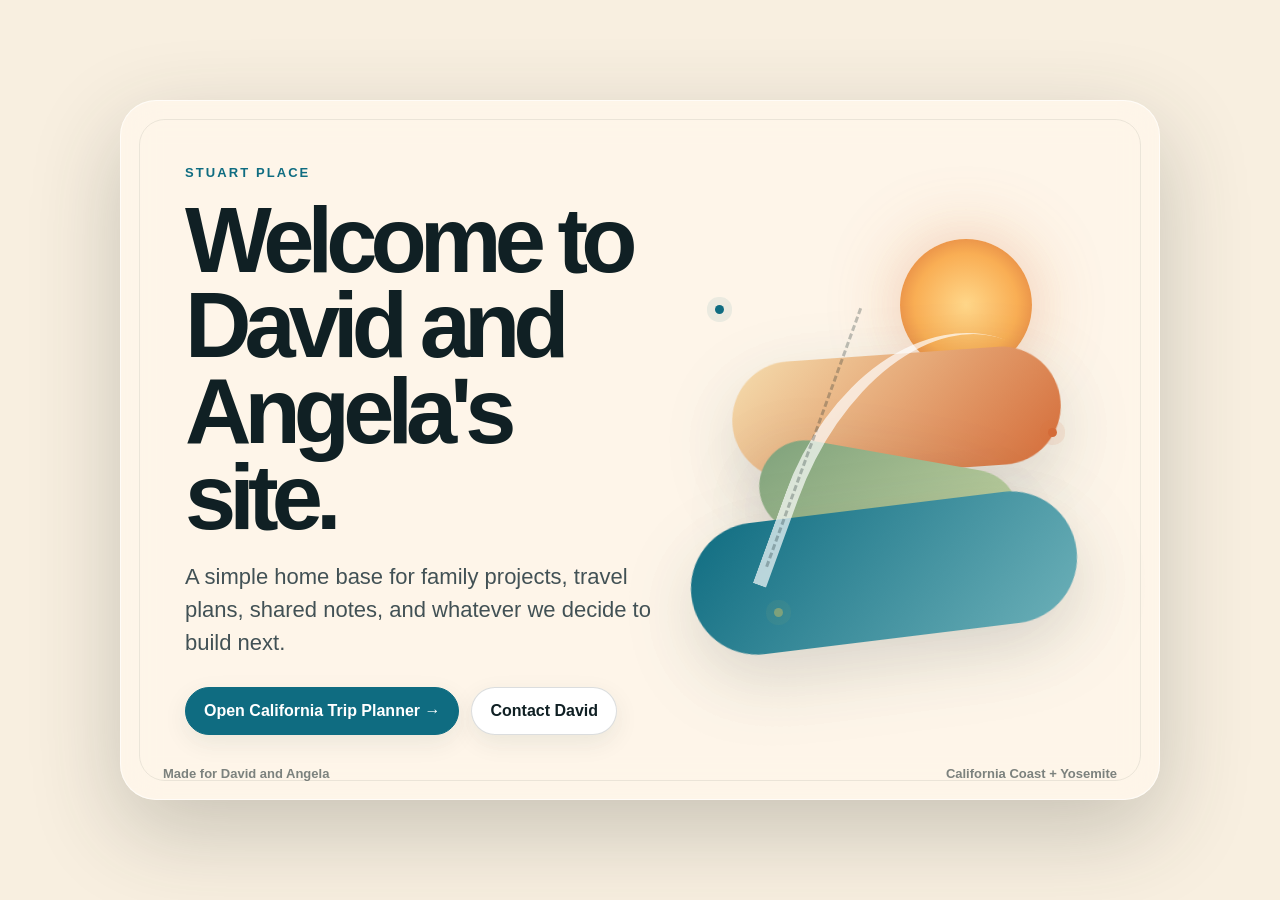
<file: index.html>
<!doctype html>
<html lang="en">
<head>
<meta charset="utf-8">
<meta name="viewport" content="width=device-width, initial-scale=1">
<title>David and Angela's Site</title>
<style>
:root{
  --ink:#102024;
  --muted:#5d6d72;
  --cream:#fff8ec;
  --sand:#f1dfc2;
  --ocean:#0f6c81;
  --orange:#d46b38;
  --sage:#7ea17b;
  --sky:#b9dbe2;
}
*{box-sizing:border-box}
html,body{height:100%;margin:0;font-family:-apple-system,BlinkMacSystemFont,"Segoe UI",Roboto,Inter,Arial,sans-serif;color:var(--ink);background:#f8efe0;overflow:hidden}
body:before{content:"";position:fixed;inset:-20%;background:
  radial-gradient(circle at 16% 18%, rgba(212,107,56,.22), transparent 28%),
  radial-gradient(circle at 82% 12%, rgba(15,108,129,.22), transparent 26%),
  radial-gradient(circle at 72% 78%, rgba(126,161,123,.28), transparent 30%),
  linear-gradient(135deg,#fff8ec 0%,#f1dfc2 48%,#cfe6e9 100%);z-index:-3}
body:after{content:"";position:fixed;inset:0;background-image:linear-gradient(rgba(16,32,36,.045) 1px,transparent 1px),linear-gradient(90deg,rgba(16,32,36,.045) 1px,transparent 1px);background-size:42px 42px;mask-image:linear-gradient(to bottom,rgba(0,0,0,.8),transparent 80%);z-index:-2}
.shell{min-height:100%;display:grid;place-items:center;padding:28px;position:relative}
.card{width:min(1040px,100%);min-height:min(680px,calc(100vh - 56px));display:grid;grid-template-columns:1.05fr .95fr;gap:22px;align-items:center;background:rgba(255,248,236,.76);border:1px solid rgba(255,255,255,.68);box-shadow:0 30px 90px rgba(45,54,48,.24);border-radius:36px;padding:clamp(28px,5vw,64px);backdrop-filter:blur(18px);position:relative;overflow:hidden}
.card:before{content:"";position:absolute;inset:18px;border:1px solid rgba(16,32,36,.08);border-radius:26px;pointer-events:none}
.copy{position:relative;z-index:2}.eyebrow{font-size:13px;font-weight:900;letter-spacing:.16em;text-transform:uppercase;color:var(--ocean);margin-bottom:18px}
h1{font-size:clamp(46px,8vw,92px);line-height:.93;letter-spacing:-.075em;margin:0 0 20px;text-wrap:balance}
p{font-size:clamp(17px,2.2vw,22px);line-height:1.5;color:#425155;max-width:580px;margin:0 0 28px}
.actions{display:flex;gap:12px;flex-wrap:wrap}.button{display:inline-flex;align-items:center;gap:10px;min-height:48px;border-radius:999px;padding:0 18px;text-decoration:none;font-weight:850;border:1px solid rgba(16,32,36,.15);color:var(--ink);background:#fff;box-shadow:0 8px 24px rgba(16,32,36,.08);transition:transform .18s ease,box-shadow .18s ease,border-color .18s ease}.button:hover{transform:translateY(-2px);box-shadow:0 13px 30px rgba(16,32,36,.15);border-color:rgba(15,108,129,.45)}.button.primary{background:var(--ocean);color:white;border-color:var(--ocean)}
.art{position:relative;min-height:440px;z-index:1}.sun{position:absolute;right:15%;top:2%;width:132px;height:132px;border-radius:50%;background:radial-gradient(circle,#ffd78a 0%,#f9ae54 55%,#d46b38 100%);box-shadow:0 0 70px rgba(212,107,56,.36)}
.blob{position:absolute;border-radius:999px;filter:drop-shadow(0 24px 35px rgba(16,32,36,.16))}.blob.ocean{left:4%;right:4%;bottom:7%;height:132px;background:linear-gradient(135deg,#0f6c81,#6cb0b8);transform:rotate(-7deg)}.blob.sage{left:20%;right:18%;bottom:28%;height:92px;background:linear-gradient(135deg,#7ea17b,#cad8a5);transform:rotate(10deg)}.blob.sand{left:14%;right:8%;bottom:45%;height:118px;background:linear-gradient(135deg,#f5ddae,#d46b38);transform:rotate(-4deg)}
.road{position:absolute;left:30%;right:18%;bottom:9%;height:315px;border-left:14px solid rgba(255,255,255,.72);border-radius:70% 0 0 0;transform:rotate(20deg);opacity:.95}.road:after{content:"";position:absolute;left:-8px;top:20px;bottom:20px;border-left:3px dashed rgba(16,32,36,.28)}
.star{position:absolute;width:9px;height:9px;border-radius:50%;background:var(--ocean);box-shadow:0 0 0 8px rgba(15,108,129,.08)}.star.a{left:10%;top:17%}.star.b{right:9%;top:45%;background:var(--orange);box-shadow:0 0 0 8px rgba(212,107,56,.1)}.star.c{left:24%;bottom:12%;background:var(--sage);box-shadow:0 0 0 8px rgba(126,161,123,.12)}
.footer{position:absolute;left:clamp(24px,4vw,42px);right:clamp(24px,4vw,42px);bottom:18px;display:flex;justify-content:space-between;gap:16px;color:rgba(16,32,36,.55);font-size:13px;font-weight:700;z-index:2}.footer a{color:inherit;text-decoration:none}.footer a:hover{color:var(--ocean)}
@media(max-width:820px){html,body{overflow:auto}.card{grid-template-columns:1fr;min-height:auto;border-radius:26px}.art{min-height:300px;order:-1}.sun{width:96px;height:96px}.footer{position:static;margin:18px 4px 0;flex-direction:column}.shell{display:block}.card:before{display:none}}
@media(prefers-reduced-motion:no-preference){.sun{animation:float 7s ease-in-out infinite}.blob.sage{animation:float 8s ease-in-out infinite reverse}.blob.sand{animation:float 9s ease-in-out infinite}@keyframes float{0%,100%{translate:0 0}50%{translate:0 -12px}}}
</style>
</head>
<body>
<main class="shell">
  <section class="card" aria-label="Welcome">
    <div class="copy">
      <div class="eyebrow">Stuart Place</div>
      <h1>Welcome to David and Angela's site.</h1>
      <p>A simple home base for family projects, travel plans, shared notes, and whatever we decide to build next.</p>
      <div class="actions">
        <a class="button primary" href="/california-trip/">Open California Trip Planner →</a>
        <a class="button" href="mailto:david@stuartplace.net">Contact David</a>
      </div>
    </div>
    <div class="art" aria-hidden="true">
      <div class="sun"></div>
      <div class="blob sand"></div>
      <div class="blob sage"></div>
      <div class="blob ocean"></div>
      <div class="road"></div>
      <div class="star a"></div>
      <div class="star b"></div>
      <div class="star c"></div>
    </div>
    <div class="footer"><span>Made for David and Angela</span><a href="/california-trip/">California Coast + Yosemite</a></div>
  </section>
</main>
</body>
</html>
</file>
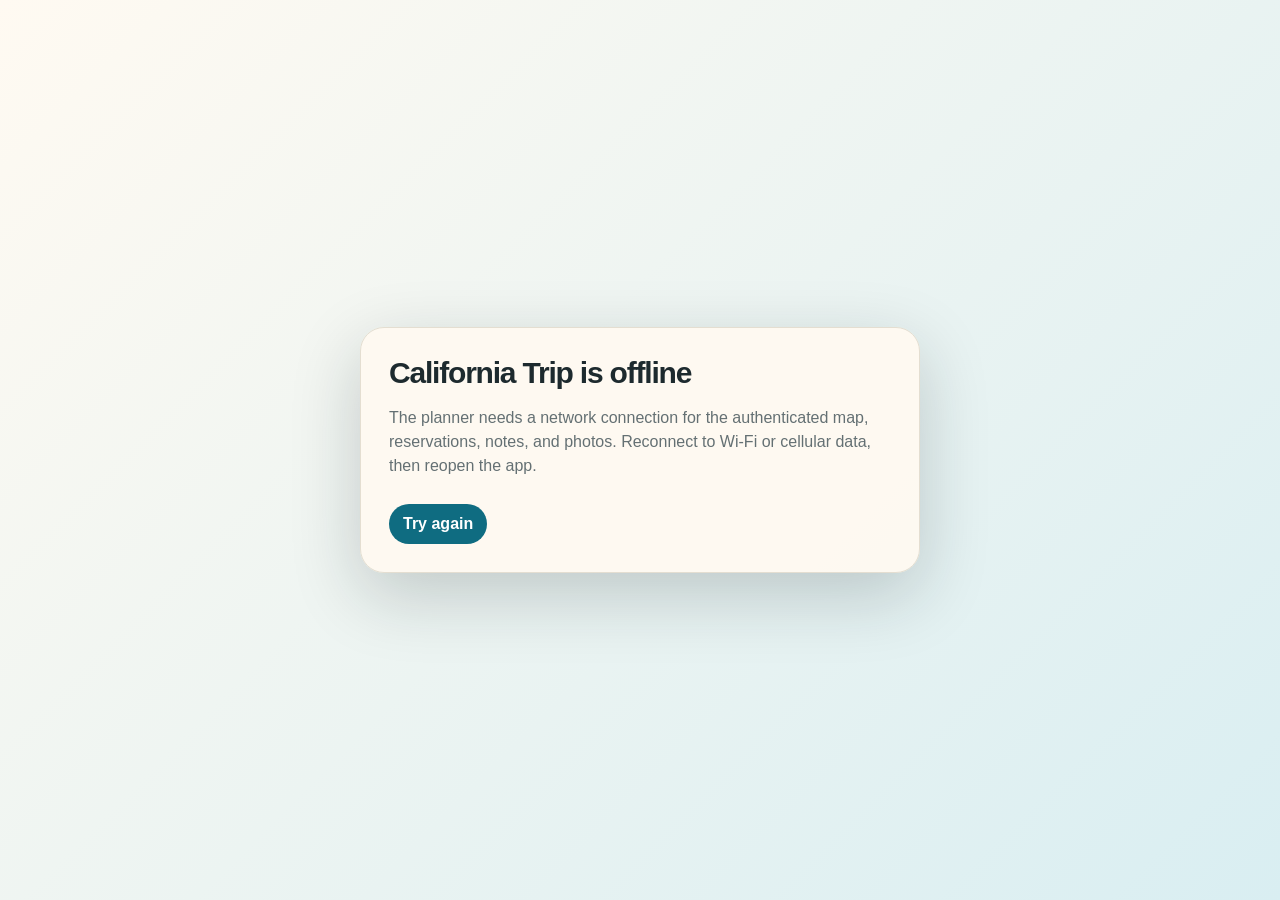
<file: california-trip/offline.html>
<!doctype html>
<html lang="en">
<head>
<meta charset="utf-8">
<meta name="viewport" content="width=device-width, initial-scale=1, viewport-fit=cover">
<meta name="theme-color" content="#0f6c81">
<title>California Trip Offline</title>
<style>
:root{--bg:#f6f3ed;--panel:#fffaf2;--ink:#1d2a2e;--muted:#647073;--accent:#0f6c81;--line:#e4ded1}*{box-sizing:border-box}body{margin:0;min-height:100vh;display:grid;place-items:center;padding:24px;font-family:-apple-system,BlinkMacSystemFont,"Segoe UI",Roboto,Arial,sans-serif;color:var(--ink);background:linear-gradient(135deg,#fffaf2,#d9eef2)}main{max-width:560px;background:rgba(255,250,242,.94);border:1px solid var(--line);border-radius:24px;box-shadow:0 22px 70px rgba(16,32,36,.2);padding:28px}h1{margin:0 0 10px;font-size:30px;letter-spacing:-.04em}p{color:var(--muted);line-height:1.5}a{display:inline-flex;margin-top:10px;padding:11px 14px;border-radius:999px;background:var(--accent);color:#fff;text-decoration:none;font-weight:800}
</style>
</head>
<body>
<main>
  <h1>California Trip is offline</h1>
  <p>The planner needs a network connection for the authenticated map, reservations, notes, and photos. Reconnect to Wi‑Fi or cellular data, then reopen the app.</p>
  <a href="/california-trip/">Try again</a>
</main>
</body>
</html>
</file>
